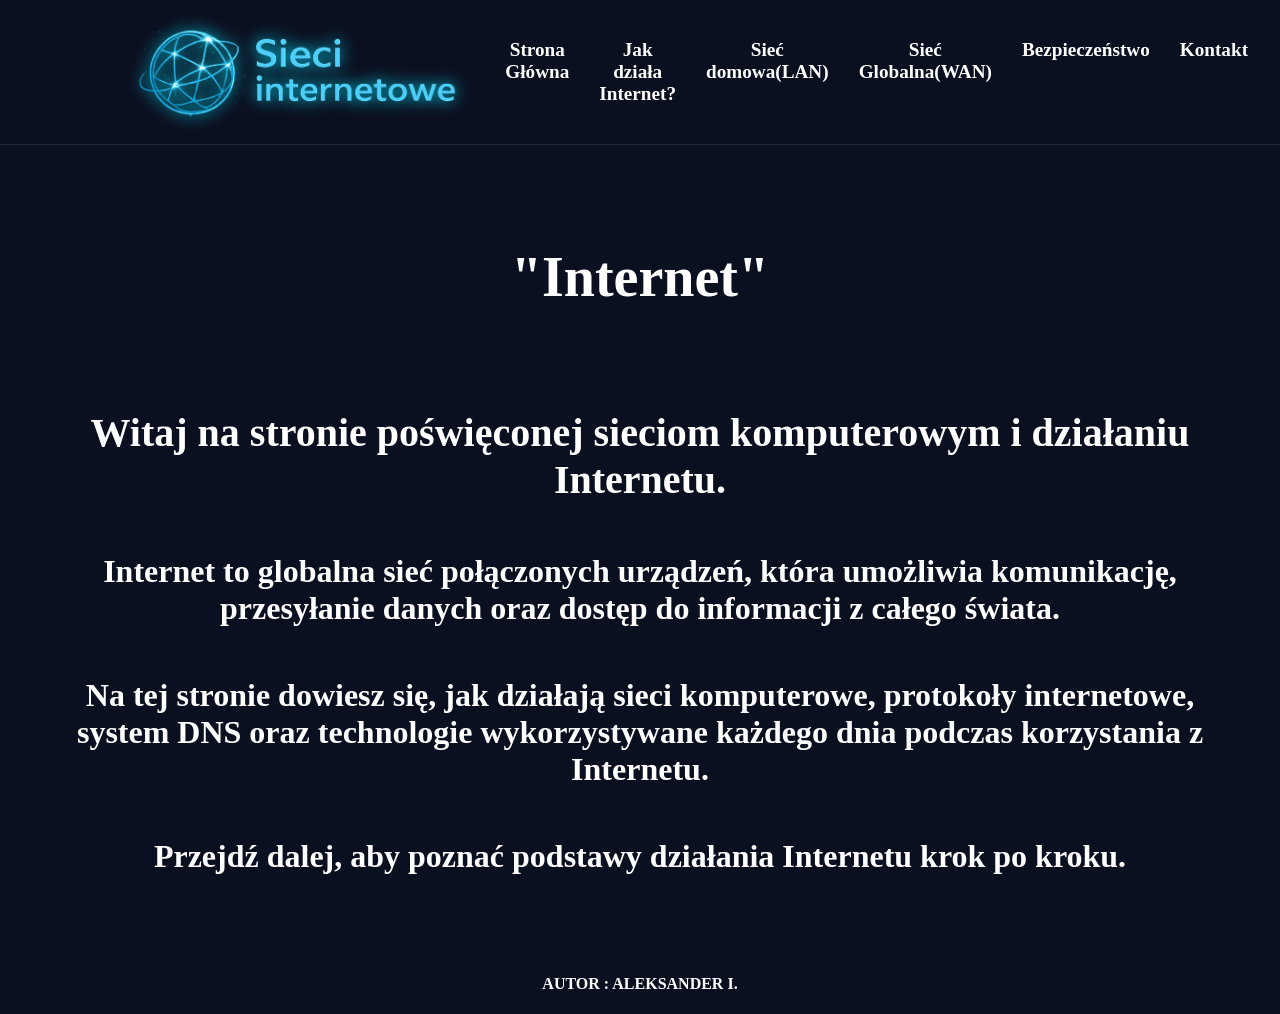
<file: index.html>
<!DOCTYPE html>
<html lang="en">
<head>
    <meta charset="UTF-8">
        <link rel="icon" href="zdjec/logo2.png" type="image/png">
    <meta name="viewport" content="width=device-width, initial-scale=1.0">
    <title>Sieci</title>
        <link rel="stylesheet" href="style.css">
</head>
<style>
</style>
<body>    
    <nav>
        <div class="logo">
            <a href="index.html"><img src="zdjec/logo.png"></img></a>
        </div>

        <div class="hamburger" onclick="toggleMenu()">
            ☰
        </div>

        <ul class="menu">
            <li><a href="index.html">Strona Główna</a></li>
            <li><a href="internet.html">Jak działa Internet?</a></li>
            <li><a href="LAN.html">Sieć domowa(LAN)</a></li>
            <li><a href="global.html">Sieć Globalna(WAN)</a></li>
            <li><a href="#">Bezpieczeństwo</a></li>
            <li><a href="#">Kontakt</a></li>
        </ul>
    </nav>

<div class="content-box">   
    <h1>"Internet"</h1>
    <h2 class="mar">Witaj na stronie poświęconej sieciom komputerowym i działaniu Internetu.</h2> 
<h3>Internet to globalna sieć połączonych urządzeń, która umożliwia komunikację, przesyłanie danych oraz dostęp do informacji z całego świata.</h3>

<h3>Na tej stronie dowiesz się, jak działają sieci komputerowe, protokoły internetowe, system DNS oraz technologie wykorzystywane każdego dnia podczas korzystania z Internetu.</h3>

<h3>Przejdź dalej, aby poznać podstawy działania Internetu krok po kroku.</h3>
</div>
<script>
function toggleMenu() {
    document.querySelector(".menu").classList.toggle("active");
}
</script>
<footer>
    <h4>AUTOR : ALEKSANDER I.</h4>
</footer>
</body>
</html>
</file>
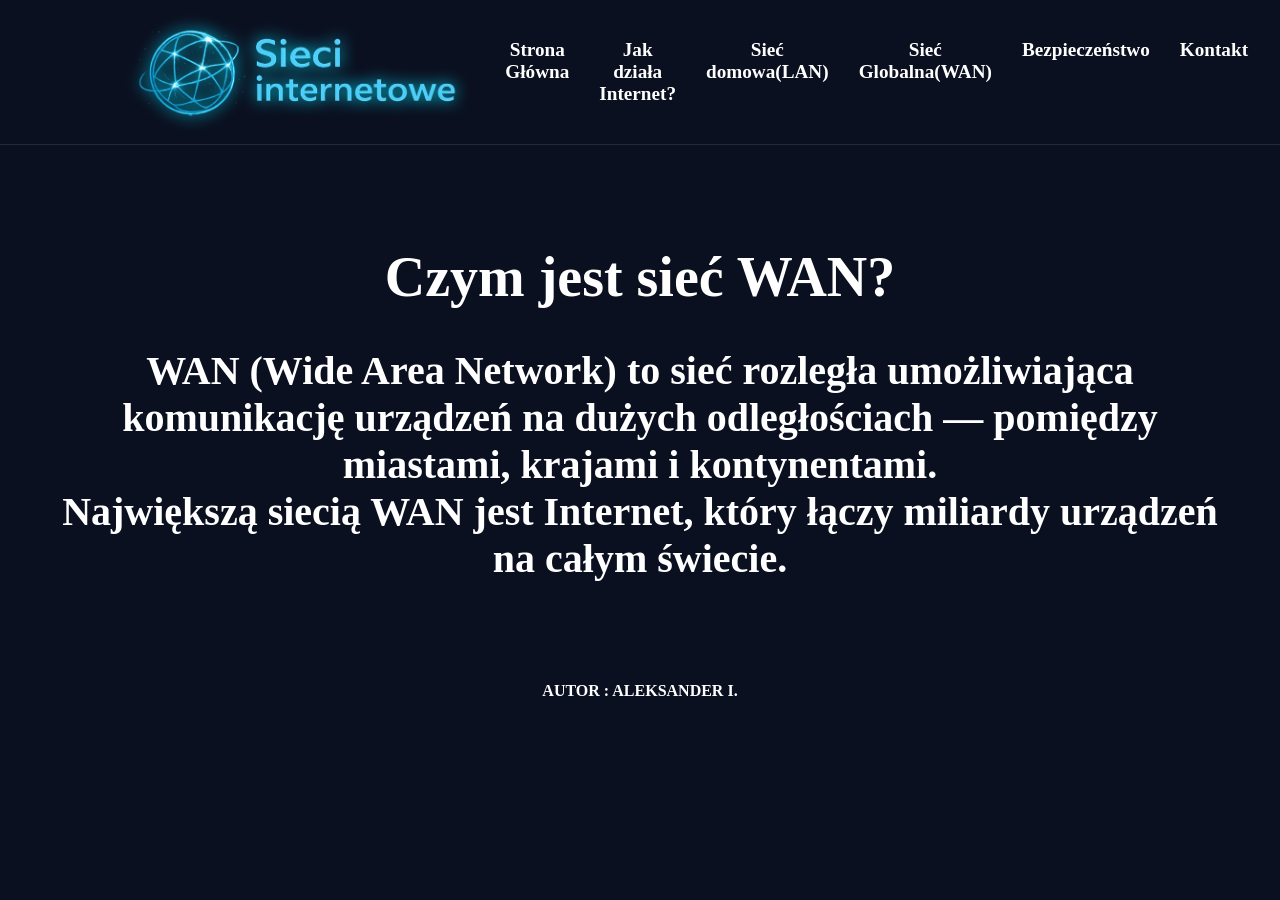
<file: global.html>
<!DOCTYPE html>
<html lang="en">
<head>
    <meta charset="UTF-8">
        <link rel="icon" href="zdjec/logo2.png" type="image/png">
    <meta name="viewport" content="width=device-width, initial-scale=1.0">
    <title>Sieci</title>
        <link rel="stylesheet" href="style.css">
</head>
<style>
</style>
<body>
<nav>
    <div class="logo">
        <a href="index.html"><img src="zdjec/logo.png" alt="logo"></a>
    </div>
    <div class="hamburger" onclick="toggleMenu()">☰</div>
        <ul class="menu">
            <li><a href="index.html">Strona Główna</a></li>
            <li><a href="internet.html">Jak działa Internet?</a></li>
            <li><a href="LAN.html">Sieć domowa(LAN)</a></li>
            <li><a href="global.html">Sieć Globalna(WAN)</a></li>
            <li><a href="#">Bezpieczeństwo</a></li>
            <li><a href="#">Kontakt</a></li>
        </ul>
</nav>      

<!---------------------------treść-------------------------->
<div class="content-box">
    <h1>Czym jest sieć WAN?</h1>
    <h2>WAN (Wide Area Network) to sieć rozległa umożliwiająca komunikację urządzeń na dużych odległościach — pomiędzy miastami, krajami i kontynentami. <br>Największą siecią WAN jest Internet, który łączy miliardy urządzeń na całym świecie.</h2>
</div>
<footer>
    <h4>AUTOR : ALEKSANDER I.</h4>
</footer>
<script>
function toggleMenu() {
    document.querySelector(".menu").classList.toggle("active");
}
</script>
</body>
</file>
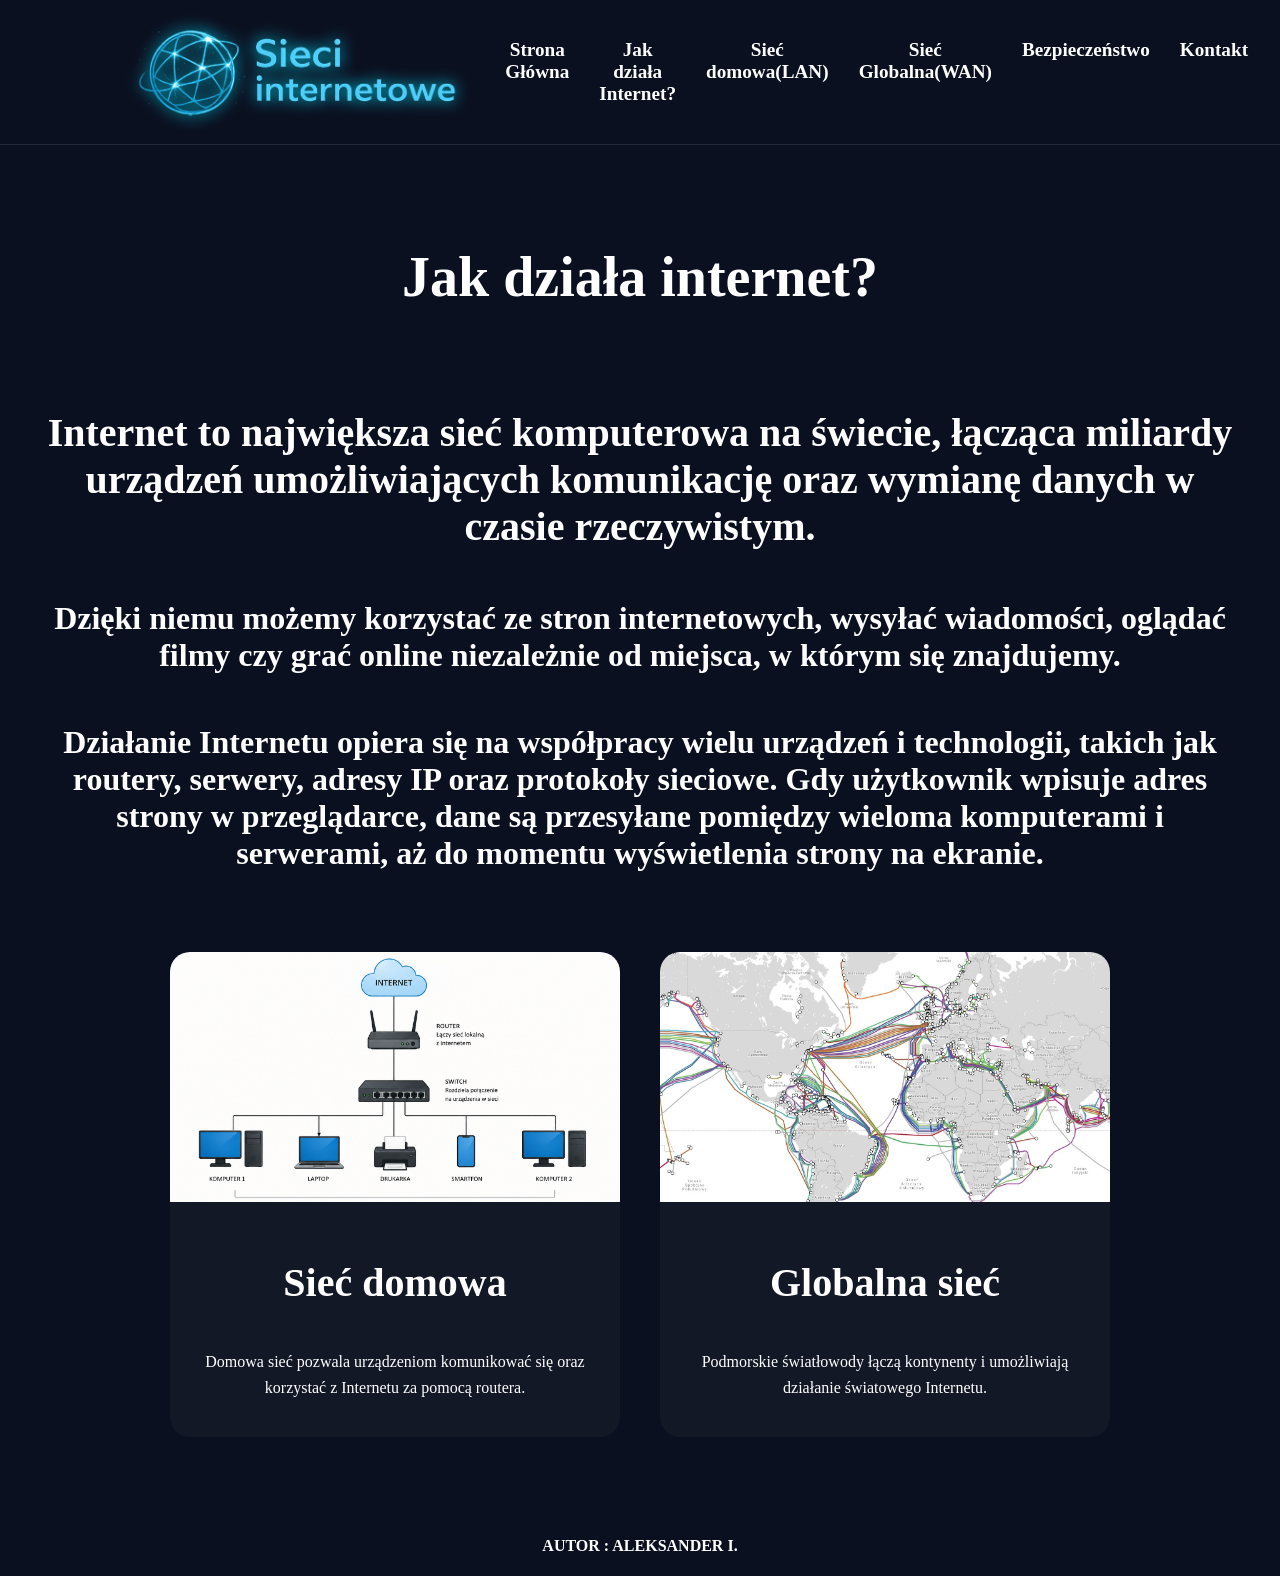
<file: internet.html>
<!DOCTYPE html>
<html lang="en">
<head>
    <link rel="icon" href="zdjec/logo2.png" type="image/png">
    <meta charset="UTF-8">
    <meta name="viewport" content="width=device-width, initial-scale=1.0">
    <title>Sieci</title>
        <link rel="stylesheet" href="style.css">
</head>
<style>

</style>

<body>    
    <nav>
        <div class="logo">
            <a href="index.html"><img src="zdjec/logo.png"></img></a>
        </div>

        <div class="hamburger" onclick="toggleMenu()">
            ☰
        </div>

        <ul class="menu">
            <li><a href="index.html">Strona Główna</a></li>
            <li><a href="internet.html">Jak działa Internet?</a></li>
            <li><a href="LAN.html">Sieć domowa(LAN)</a></li>
            <li><a href="global.html">Sieć Globalna(WAN)</a></li>
            <li><a href="#">Bezpieczeństwo</a></li>
            <li><a href="#">Kontakt</a></li>
        </ul>
    </nav>
<div class="content-box">    
    <h1 >Jak działa internet?</h1>
    <h2 class="mar">Internet to największa sieć komputerowa na świecie, łącząca miliardy urządzeń umożliwiających komunikację oraz wymianę danych w czasie rzeczywistym.</h2><h3> Dzięki niemu możemy korzystać ze stron internetowych, wysyłać wiadomości, oglądać filmy czy grać online niezależnie od miejsca, w którym się znajdujemy.</h3><h3>Działanie Internetu opiera się na współpracy wielu urządzeń i technologii, takich jak routery, serwery, adresy IP oraz protokoły sieciowe. Gdy użytkownik wpisuje adres strony w przeglądarce, dane są przesyłane pomiędzy wieloma komputerami i serwerami, aż do momentu wyświetlenia strony na ekranie.</h3>
<section class="cards">
    <a href="LAN.html">
    <div class="card">
        <img src="zdjec/LAN.png" alt="Sieć domowa">
        <h2>Sieć domowa</h2>
        <p>Domowa sieć pozwala urządzeniom komunikować się oraz korzystać z Internetu za pomocą routera.</p>
    </div>
    </a>
    <a href="global.html">
    <div class="card">
        <img src="zdjec/mapy-kabli-internetowych-na-swiecie.jpg" alt="Światłowody">
        <h2>Globalna sieć</h2>
        <p>Podmorskie światłowody łączą kontynenty i umożliwiają działanie światowego Internetu.</p>
    </div>
    </a>
</section>
</div>
<script>
function toggleMenu() {
    document.querySelector(".menu").classList.toggle("active");
}
</script>
<footer>
    <h4>AUTOR : ALEKSANDER I.</h4>
</footer>
</body>
</html>
</file>
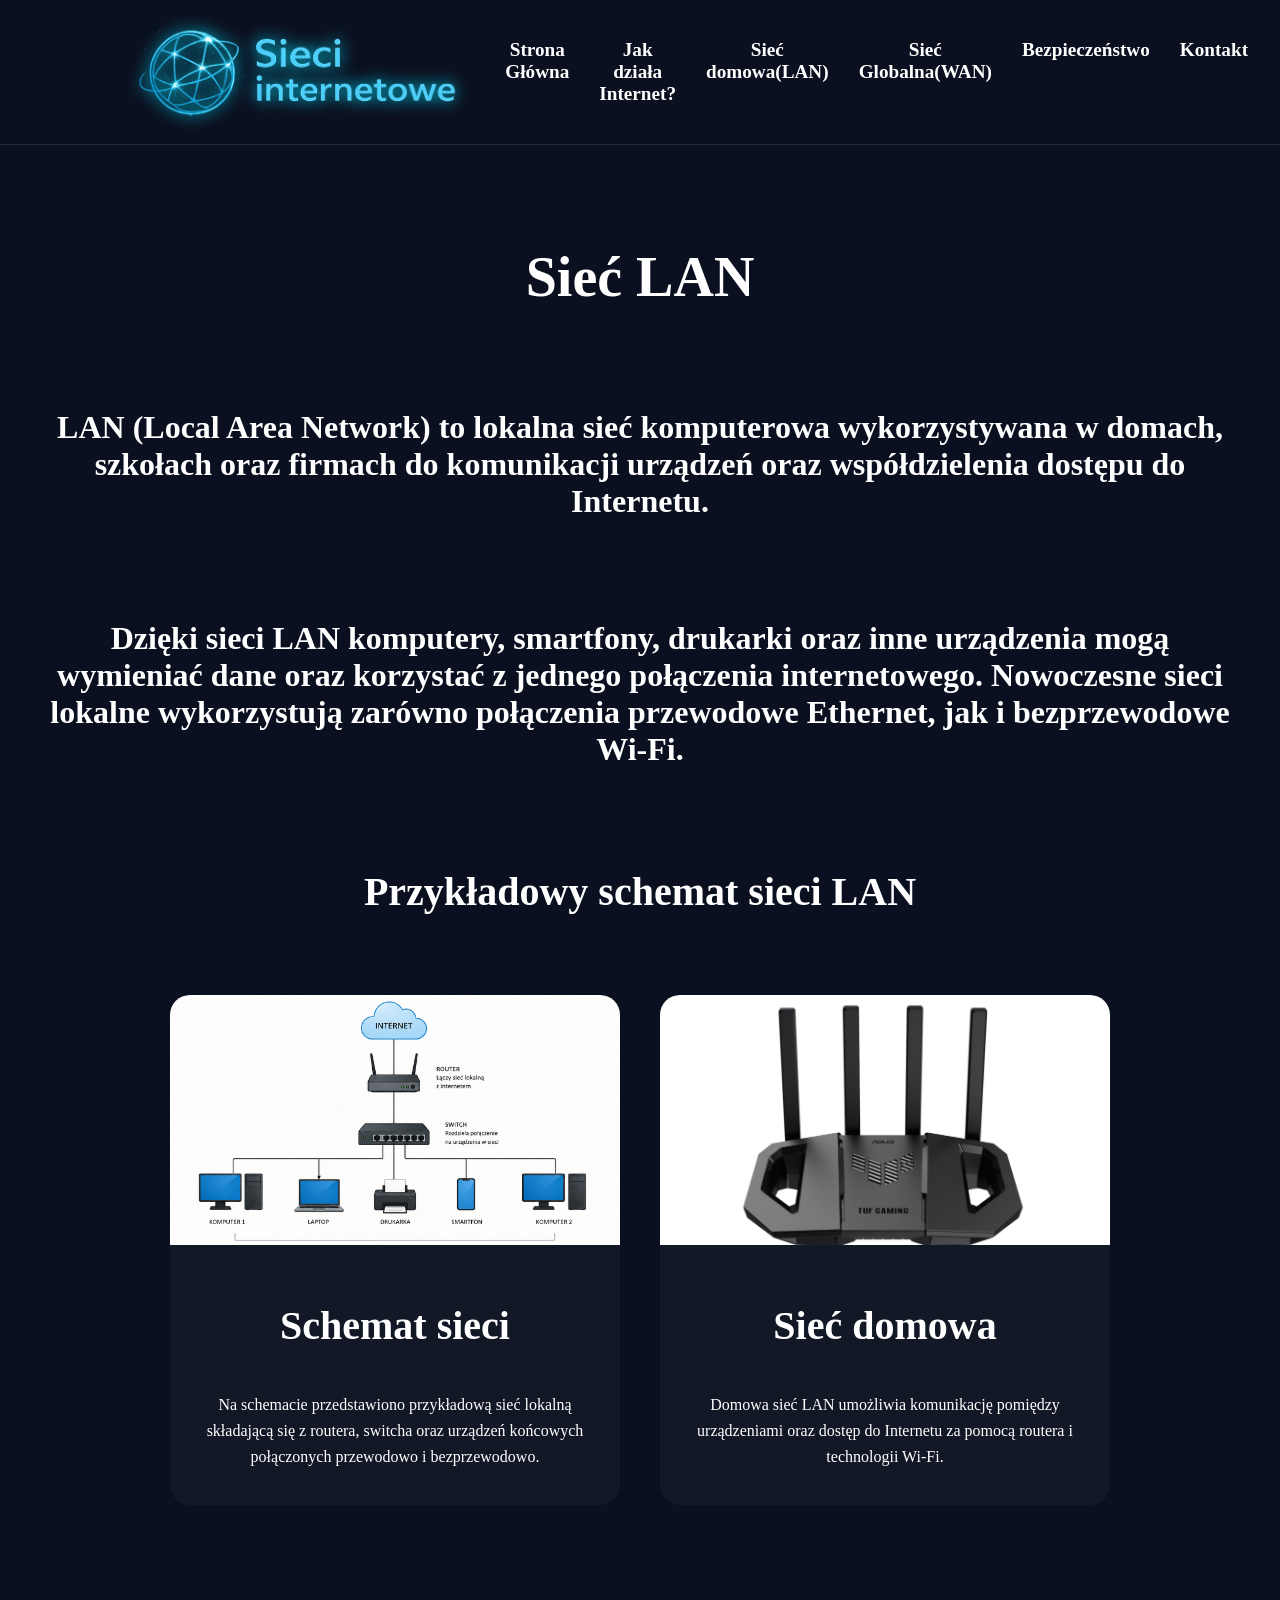
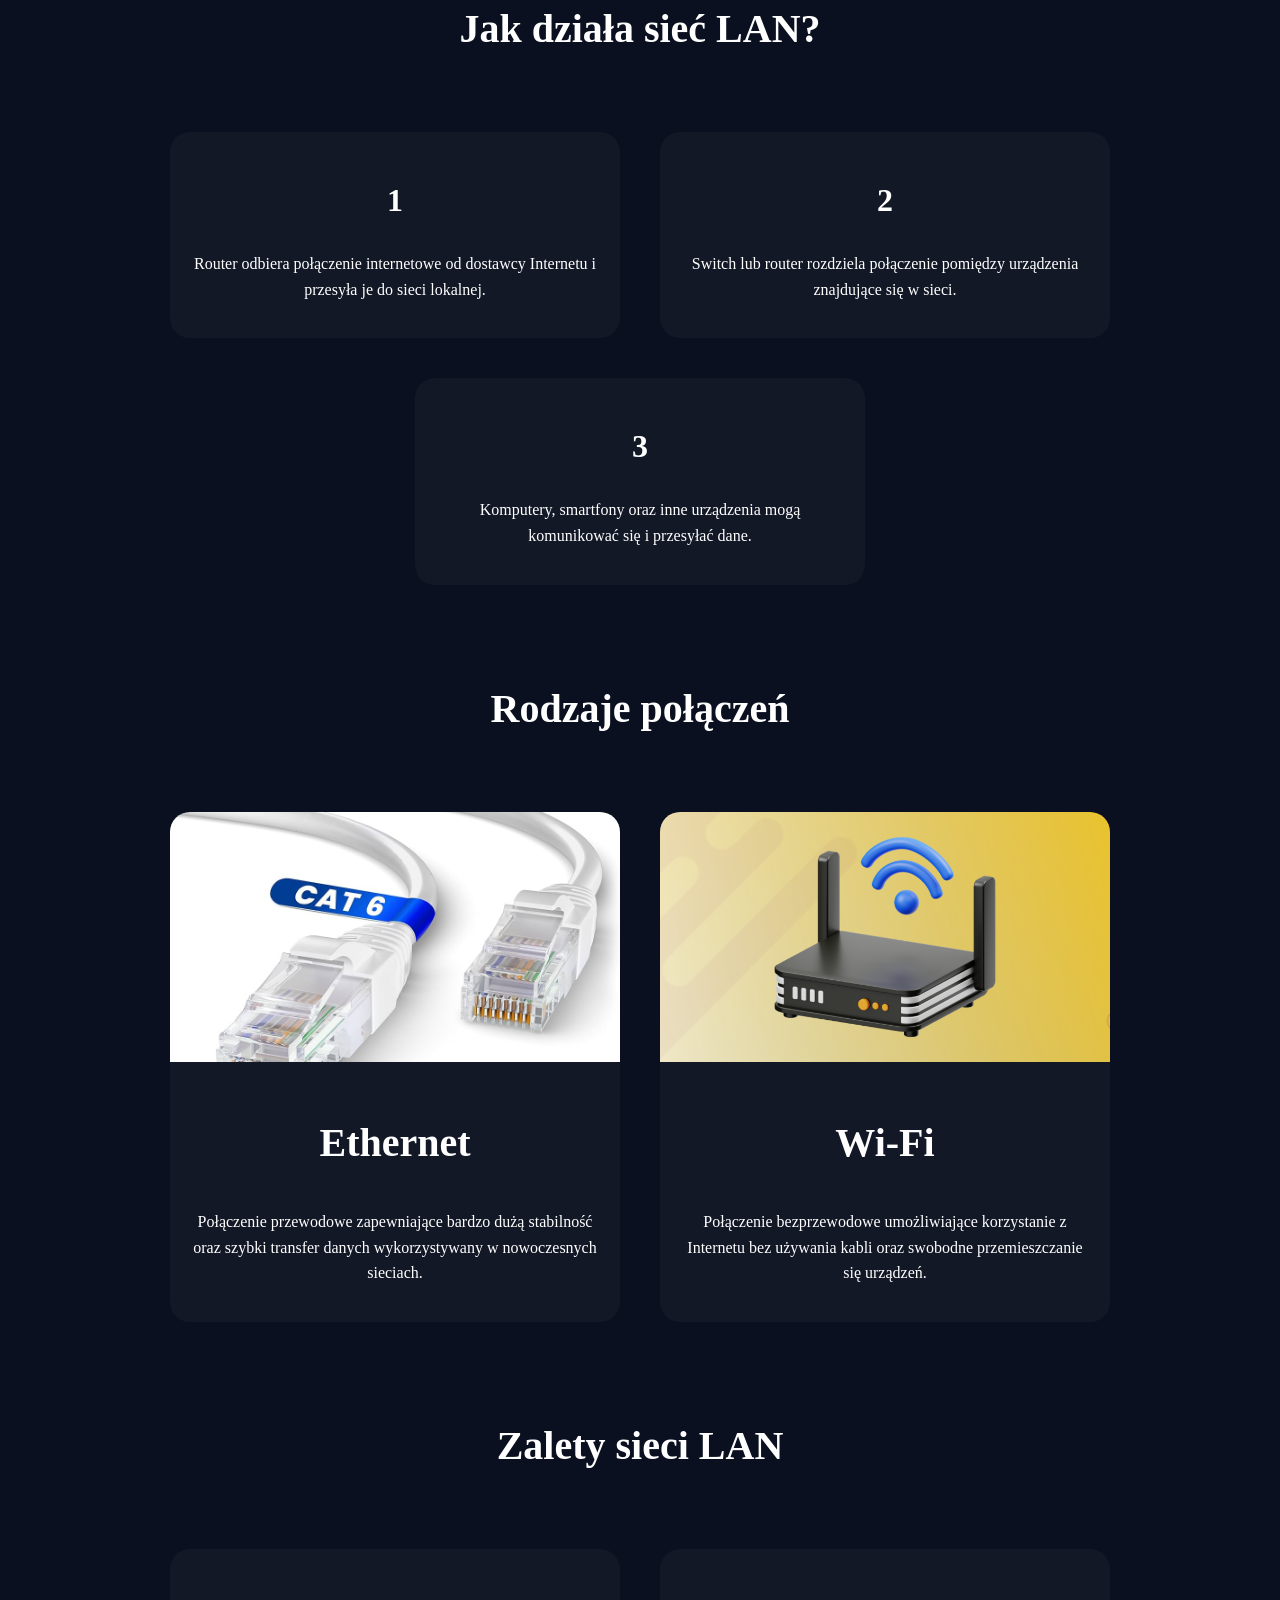
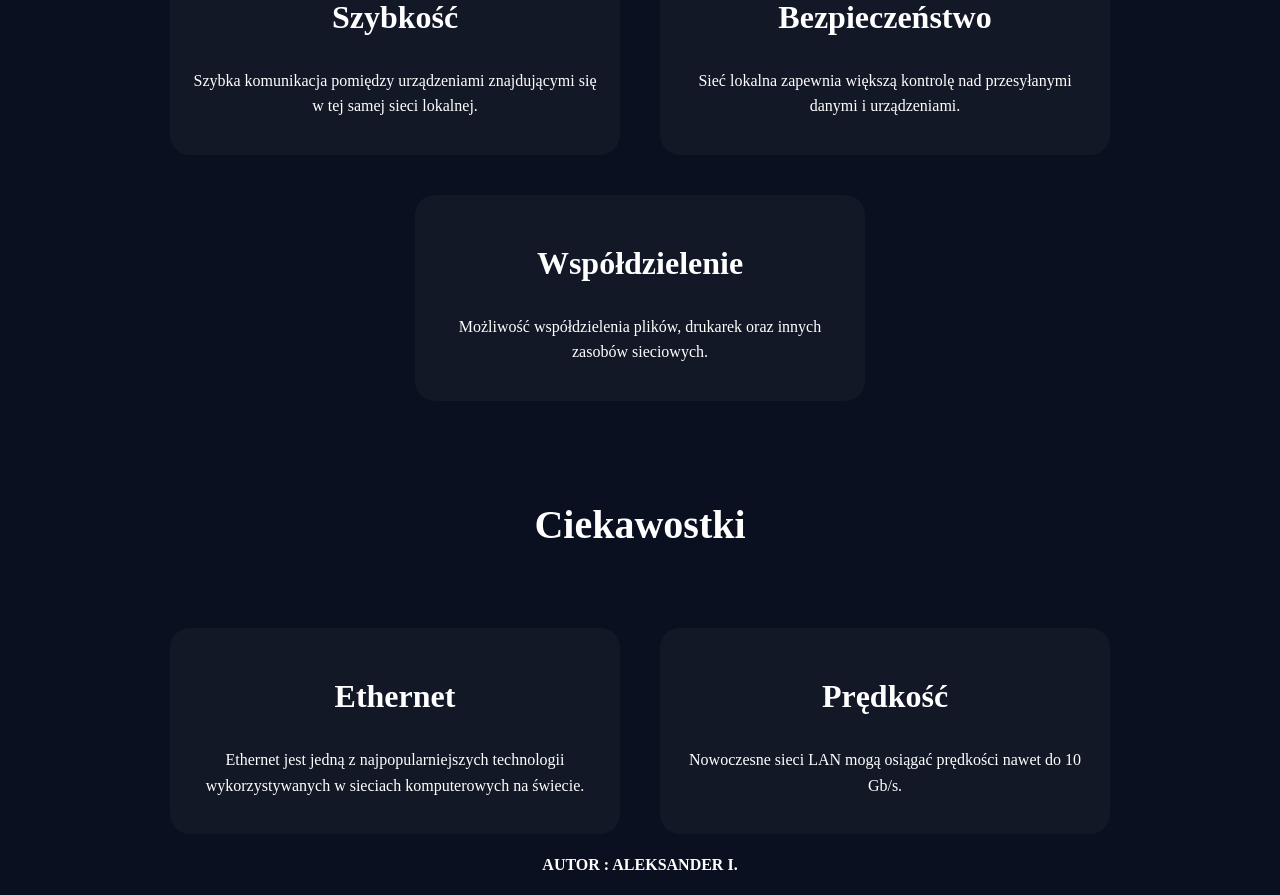
<file: LAN.html>
<!DOCTYPE html>
<html lang="en">
<head>
    <meta charset="UTF-8">
        <link rel="icon" href="zdjec/logo2.png" type="image/png">
    <meta name="viewport" content="width=device-width, initial-scale=1.0">
    <title>Sieci</title>
        <link rel="stylesheet" href="style.css">
</head>
<style>
</style>
<body>
<nav>
    <div class="logo">
        <a href="index.html"><img src="zdjec/logo.png" alt="logo"></a>
    </div>
    <div class="hamburger" onclick="toggleMenu()">☰</div>
        <ul class="menu">
            <li><a href="index.html">Strona Główna</a></li>
            <li><a href="internet.html">Jak działa Internet?</a></li>
            <li><a href="LAN.html">Sieć domowa(LAN)</a></li>
            <li><a href="global.html">Sieć Globalna(WAN)</a></li>
            <li><a href="#">Bezpieczeństwo</a></li>
            <li><a href="#">Kontakt</a></li>
        </ul>
</nav>
<h1>Sieć LAN</h1>
<div class="content-box">
    <h3>LAN (Local Area Network) to lokalna sieć komputerowa wykorzystywana w domach, szkołach oraz firmach do komunikacji urządzeń oraz współdzielenia dostępu do Internetu.</h3>
    <h3 class="mar">Dzięki sieci LAN komputery, smartfony, drukarki oraz inne urządzenia mogą wymieniać dane oraz korzystać z jednego połączenia internetowego. Nowoczesne sieci lokalne wykorzystują zarówno połączenia przewodowe Ethernet, jak i bezprzewodowe Wi-Fi.</h3>
</div>
<h2>Przykładowy schemat sieci LAN</h2>
<div class="cards">
    <div class="card">
        <img src="zdjec/LAN.png" alt="LAN">
        <h2>Schemat sieci</h2>
        <p>Na schemacie przedstawiono przykładową sieć lokalną składającą się z routera, switcha oraz urządzeń końcowych połączonych przewodowo i bezprzewodowo.</p>
    </div>
    <div class="card">
        <img src="zdjec/router1.jpg" alt="Domowa sieć">
        <h2>Sieć domowa</h2>
        <p>Domowa sieć LAN umożliwia komunikację pomiędzy urządzeniami oraz dostęp do Internetu za pomocą routera i technologii Wi-Fi.</p>
    </div>
</div>
<h2 class="mar">Jak działa sieć LAN?</h2>
<div class="cards">
    <div class="card">
        <h3>1</h3>
        <p>Router odbiera połączenie internetowe od dostawcy Internetu i przesyła je do sieci lokalnej.</p>
    </div>
    <div class="card">
        <h3>2</h3>
        <p>Switch lub router rozdziela połączenie pomiędzy urządzenia znajdujące się w sieci.</p>
    </div>
    <div class="card">
        <h3>3</h3>
        <p>Komputery, smartfony oraz inne urządzenia mogą komunikować się i przesyłać dane.</p>
    </div>
</div>
<h2 class="mar">Rodzaje połączeń</h2>
<div class="cards">
    <div class="card">
        <img src="zdjec/rj.jpg" alt="Ethernet">
        <h2>Ethernet</h2>
        <p>Połączenie przewodowe zapewniające bardzo dużą stabilność oraz szybki transfer danych wykorzystywany w nowoczesnych sieciach.</p>
    </div>
    <div class="card">
        <img src="zdjec/wifies.png" alt="WiFi">
        <h2>Wi-Fi</h2>
        <p>Połączenie bezprzewodowe umożliwiające korzystanie z Internetu bez używania kabli oraz swobodne przemieszczanie się urządzeń.</p>
    </div>
</div>
<h2 class="mar">Zalety sieci LAN</h2>
<div class="cards">
    <div class="card">
        <h3> Szybkość</h3>
        <p>Szybka komunikacja pomiędzy urządzeniami znajdującymi się w tej samej sieci lokalnej.</p>
    </div>
    <div class="card">
        <h3> Bezpieczeństwo</h3>
        <p>Sieć lokalna zapewnia większą kontrolę nad przesyłanymi danymi i urządzeniami.</p>
    </div>
    <div class="card">
        <h3> Współdzielenie</h3>
        <p>Możliwość współdzielenia plików, drukarek oraz innych zasobów sieciowych.</p>
    </div>
</div>
<h2 class="mar">Ciekawostki</h2>
<div class="cards">
    <div class="card">
        <h3> Ethernet</h3>
        <p>Ethernet jest jedną z najpopularniejszych technologii wykorzystywanych w sieciach komputerowych na świecie.</p>
    </div>

    <div class="card">
        <h3> Prędkość</h3>
        <p>Nowoczesne sieci LAN mogą osiągać prędkości nawet do 10 Gb/s.</p>
    </div>
</div>
<footer>
    <h4>AUTOR : ALEKSANDER I.</h4>
</footer>
<script>
function toggleMenu() {
    document.querySelector(".menu").classList.toggle("active");
}
</script>

</body>
</file>
<file: style.css>
/*ogólny styl strony*/
    body {
        background-color: #0b1020;
        color: white;
        margin: 0;
        text-align: center;
    }
    a {
        color: white;
                        text-decoration: none;
    }
    /*style do nava*/
        nav {
            position: sticky;
            border-bottom: 1px solid rgba(255,255,255,0.1);
            justify-content: space-between;
            display: flex;
            padding: 20px 10%;
            align-items: center;
            z-index: 1000;

        }
            nav ul {
        display: flex;
        gap: 30px;
        list-style: none;
        }
        /*Logo*/
            .logo img {
                height: 100px;
                width: auto;

                filter: drop-shadow(0 0 8px #00e5ff);
            }
        /*boczne menu*/
            .menu a,
            .menu a:link,
            .menu a:visited,
            .menu a:hover,
            .menu a:active,
            .menu a:focus {
                color: white;
                font-size: larger;    
                font-weight: 700;
                text-decoration: none;
            }
        /*menu na telefonach*/
            .hamburger {
                display: none;
                font-size: 2rem;
                cursor: pointer;
                color: white;
            }
            @media(max-width: 768px) {

                .hamburger {
                    display: block;
                }

                .menu {
                    flex-direction: column;
                    width: 100%;
                    text-align: center;
                    margin-top: 20px;
                    gap: 30px;
                    list-style: none;

                    max-height: 0;
                    overflow: hidden;
                    opacity: 0;

                    transition:
                    max-height 0.4s ease,
                    opacity 0.3s ease;
                }

                .menu a:hover {
                    color: #00e5ff;
                    transition: 0.3s;
                }
                .menu.active {
                    max-height: 500px;
                    opacity: 1;
                }

                nav {
                    flex-wrap: wrap;
                }
            }
    /*text ogólny*/
    h1 {
        margin-top: 100px;
        text-align: center;
        font-size: 350%;
    }

    h2  { 
    text-align: center;
    font-size: 250%;
}

    h3 { margin-top: 50px;
    text-align: center;
    font-size: 200%;}

    .content-box {
    max-width: 1200px;
    margin: 100px auto;
    padding: 0 40px;
    }
    .mar {
        margin-top: 100px;
    }
/*obrazki i te boxy*/
    .cards {
    display: flex;
    gap: 40px;

    justify-content: center;

    margin-top: 80px;

    flex-wrap: wrap;
    }

    .card {
        background: rgba(255,255,255,0.03);

        border-radius: 20px;

        width: 450px;

        overflow: hidden;

        transition: 0.3s;
    }

    .card:hover {
        transform: translateY(-10px);

        box-shadow: 0 0 20px rgba(0,229,255,0.2);
    }


    .card img {
        width: 100%;
        height: 250px;

        object-fit: cover;
    }


    .card h2 {
        padding: 20px 20px 10px;
    }

    .card p {
        padding: 0 20px 20px;

        line-height: 1.6;
}
</file>
